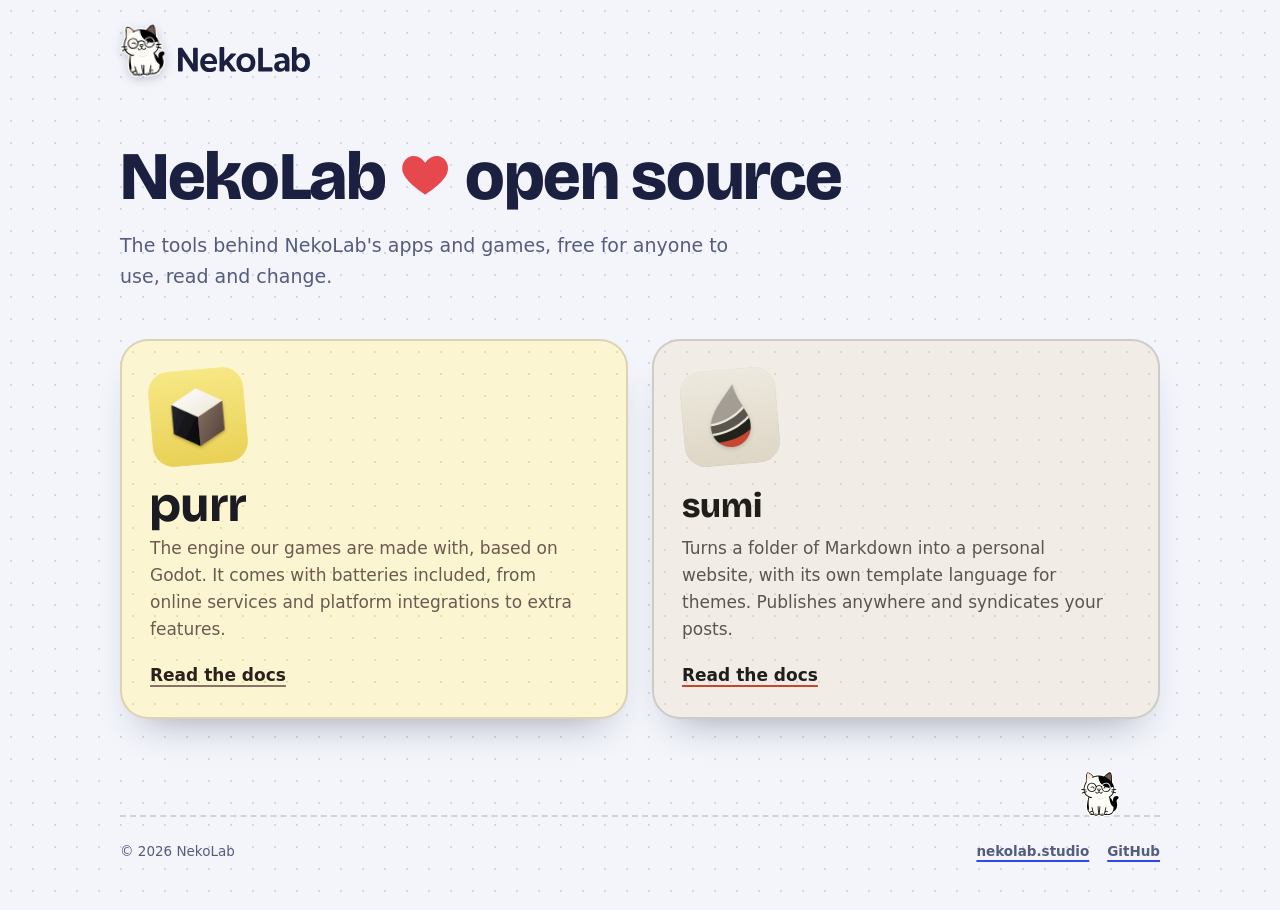
<file: index.html>
<!doctype html>
<html lang="en">
  <head>
    <meta charset="utf-8">
    <meta name="viewport" content="width=device-width, initial-scale=1">
    <title>Open source | NekoLab</title>
    <meta name="description" content="The open source tools behind NekoLab's apps and games.">
    <meta name="theme-color" content="#f3f5fb" media="(prefers-color-scheme: light)">
    <meta name="theme-color" content="#14172b" media="(prefers-color-scheme: dark)">
    <link rel="icon" href="/favicon.ico">
    <link rel="stylesheet" href="/styles.css?v=3">
  </head>
  <body>
    <div class="wrap">
      <header class="site-header">
        <a class="brand" href="https://nekolab.studio" aria-label="NekoLab home">
          <img class="brand-cat" src="/assets/nekolab-cat.svg" alt="" width="46" height="53">
          <svg class="wordmark" viewBox="62.7 939.4 898.6 171.5" aria-hidden="true">
          <path d="M197.24,950.63v150.06c0,3.18-2.58,5.76-5.76,5.76h-23.05c-1.97,0-3.82-.97-4.94-2.6l-68.84-100.62v97.47c0,3.17-2.57,5.76-5.76,5.76h-20.43c-3.19,0-5.76-2.58-5.76-5.76v-150.06c0-3.18,2.58-5.76,5.76-5.76h19.73c2.3,0,4.44,1.15,5.72,3.05l71.36,106.7v-104c0-3.18,2.58-5.76,5.76-5.76h20.44c3.18,0,5.76,2.58,5.76,5.76Z"/>
          <path d="M701.19,1078.07h-60.49v-127.7c0-3.18-2.58-5.76-5.76-5.76h-20.44c-3.18,0-5.76,2.58-5.76,5.76v150.31c0,3.18,2.58,5.76,5.76,5.76h86.69c2.88,0,5.22-2.34,5.22-5.22v-17.94c0-2.88-2.34-5.22-5.22-5.22Z"/>
          <path d="M907.88,981.83c-22.26,0-37.63,18.53-37.63,18.53v-54.63c0-3.19-2.57-5.76-5.76-5.76h-20.43c-3.19,0-5.76,2.57-5.76,5.76v154.96c0,3.17,2.57,5.76,5.76,5.76h20.43c3.19,0,5.76-2.58,5.76-5.76v-9.05c10.64,13.23,26.11,17.47,38.26,17.47,16.69,0,52.77-11.54,52.77-61.34s-31.13-65.94-53.4-65.94ZM899.28,1083.61c-12.08,0-24.65-8.53-29.03-25.1-1.07-3.96-1.65-8.39-1.65-13.25s.59-9.38,1.65-13.29c4.26-16.01,16.16-23.38,26.22-23.38,19.64,0,31.8,15.15,31.8,37.78s-14.04,37.24-29,37.24Z"/>
          <path d="M770.03,981.52c-23.39,0-39.54,9.31-44.84,12.84-1.18.79-1.88,2.12-1.88,3.54v15.28c0,3.19,3.38,5.26,6.21,3.79,7.3-3.8,20.19-9.26,34.01-9.26,16.06,0,23.88,5.86,26.72,25.34-.1,0-40.95-2.04-58.48,9.39-17.56,11.44-19.8,41.91-2.41,57.4,16.26,14.49,48.02,10.01,62.21-7.39v8.67c0,2.94,2.38,5.31,5.31,5.31h19.24c2.94,0,5.31-2.38,5.31-5.31v-71.38c0-33.21-22.53-48.22-51.39-48.22ZM766.27,1085.27c-19.37,0-25.05-29.2-2.49-33.63,10.56-2.07,20.34-1.39,27.75-.07.02,1.47.04,2.97.04,4.54v3.28c0,5.77-1.81,11.45-5.38,15.99-3.9,4.95-10.23,9.89-19.91,9.89Z"/>
          <path d="M524.98,981.52c-39.73,0-64.41,27.97-64.41,62.68s19.24,66.65,64.41,66.65,64.41-31.95,64.41-66.65-24.68-62.68-64.41-62.68ZM524.98,1084.14c-23.09,0-32.93-18.75-32.93-39.12s12.62-36.79,32.93-36.79,32.93,16.42,32.93,36.79-9.84,39.12-32.93,39.12Z"/>
          <path d="M273.16,981.61c-36.66,1.72-59.26,29-59.26,62.59s18.81,66.65,62.97,66.65c17.89,0,31.62-5.26,41.63-13.81,1.17-1,1.87-2.46,1.87-4v-14.43c0-3.64-3.9-5.96-7.09-4.21-7.21,3.98-19.39,9.13-34.07,9.13-21.89,0-32.37-16.07-35.33-28.08h78.39c3.74,0,6.83-2.96,6.94-6.69.85-27.59-13.38-67.15-56.04-67.15ZM245.22,1035.01c2.4-16.86,12.65-29.45,27.94-29.45s25.53,12.59,27.93,29.45h-55.87Z"/>
          <path d="M458.2,1100.66l-47.82-63.08,46.36-46.36c2.87-2.87.84-7.79-3.23-7.79h-28.68c-1.32,0-2.57.57-3.44,1.56l-43.98,50.35v-90.21c0-3.18-2.58-5.76-5.76-5.76h-20.44c-3.18,0-5.76,2.58-5.76,5.76v155.54c0,3.18,2.58,5.76,5.76,5.76h20.44c3.18,0,5.76-2.58,5.76-5.76v-30.14l12.69-12.69,34.59,47.12c.68.93,1.76,1.47,2.91,1.47h27.73c2.98,0,4.67-3.41,2.87-5.78Z"/>
        </svg>
        </a>
      </header>

      <main class="view">
        <section class="intro">
          <h1>NekoLab <span class="heart"><svg viewBox="0 0 24 24" aria-hidden="true"><path d="M12 21s-7.5-4.6-9.6-9.2C.9 8.3 3 4 7 4c2.2 0 3.7 1.3 5 3 1.3-1.7 2.8-3 5-3 4 0 6.1 4.3 4.6 7.8C19.5 16.4 12 21 12 21z"/></svg><span class="visually-hidden">loves</span></span> open source</h1>
          <p class="lede">The tools behind NekoLab's apps and games, free for anyone to use, read and change.</p>
        </section>

        <section class="block" aria-label="Projects">
          <div class="doors">
            <a class="door brand-purr" href="/purr/">
              <div class="door-top">
                <img class="door-icon" src="/assets/purr.svg" alt="" width="96" height="96">
              </div>
              <h2 class="door-title">
                <picture>
                  <source srcset="/assets/purr-wordmark-light.svg" media="(prefers-color-scheme: dark)">
                  <img src="/assets/purr-wordmark.svg" alt="Purr" width="98" height="39">
                </picture>
              </h2>
              <p>The engine our games are made with, based on Godot. It comes with batteries included, from online services and platform integrations to extra features.</p>
              <span class="link">Read the docs</span>
            </a>

            <a class="door brand-sumi" href="/sumi/">
              <div class="door-top">
                <picture>
                  <source srcset="/assets/sumi-dark.png" media="(prefers-color-scheme: dark)">
                  <img class="door-icon" src="/assets/sumi.png" alt="" width="96" height="96">
                </picture>
              </div>
              <h2>sumi</h2>
              <p>Turns a folder of Markdown into a personal website, with its own template language for themes. Publishes anywhere and syndicates your posts.</p>
              <span class="link">Read the docs</span>
            </a>

          </div>
        </section>
      </main>

      <footer class="footer-bar">
        <img class="footer-cat" src="/assets/nekolab-cat.svg" alt="" width="40" height="46">
        <div>© <span id="year">2026</span> NekoLab</div>
        <div class="footer-links">
          <a class="link" href="https://nekolab.studio">nekolab.studio</a>
          <a class="link" href="https://github.com/NekoLabStudio">GitHub</a>
        </div>
      </footer>
    </div>
    <script>document.getElementById("year").textContent = new Date().getFullYear();</script>
  </body>
</html>
</file>
<file: styles.css>
/*
  NekoLab open source.
  The studio's dot-grid lab notebook: ink and ballpoint blue with a yellow
  highlighter, titles in Bricolage Grotesque. Each project is a door into its
  own colours: Purr's yellow tile and cocoa, Sumi's washi and vermilion.
*/

@font-face {
  /* SIL Open Font License 1.1, see assets/bricolage-grotesque-OFL.txt. */
  font-family: "Bricolage Grotesque";
  src: url("assets/bricolage-grotesque.woff2") format("woff2");
  font-weight: 200 800;
  font-display: swap;
}

:root {
  color-scheme: light;
  --paper: #f3f5fb;
  --dots: #d3d9e9;
  --ink: #1b2040;
  --soft: #555c7e;
  --pen: #2f49e8;
  --marker: #ffe14a;
  --line: rgba(27, 32, 64, 0.16);
  --shadow: rgba(27, 32, 64, 0.45);
  --display: "Bricolage Grotesque", system-ui, sans-serif;
  --body: system-ui, -apple-system, "Segoe UI", Roboto, Helvetica, Arial, sans-serif;
  --ease: cubic-bezier(.2, .8, .2, 1);
}

@media (prefers-color-scheme: dark) {
  :root {
    color-scheme: dark;
    --paper: #14172b;
    --dots: #272c4b;
    --ink: #eef0fa;
    --soft: #a6accb;
    --pen: #9dadff;
    --marker: #6a5d14;
    --line: rgba(238, 240, 250, 0.18);
    --shadow: rgba(0, 0, 0, 0.6);
  }
}

/* Project colours. A brand class swaps the same tokens the studio uses. */
.brand-purr {
  --paper: #fcf5d2;
  --dots: #eadf9f;
  --ink: #2b211c;
  --soft: #6b5a50;
  --pen: #8a7266;
  --marker: #f7e886;
  --line: rgba(43, 33, 28, 0.16);
}

.brand-sumi {
  --paper: #f1ede6;
  --dots: #ddd6c9;
  --ink: #1f1e1b;
  --soft: #5a564f;
  --pen: #c8462c;
  --marker: #f3cdbf;
  --line: rgba(31, 30, 27, 0.16);
}

@media (prefers-color-scheme: dark) {
  .brand-purr {
    --paper: #1f1b12;
    --dots: #343020;
    --ink: #f6efd9;
    --soft: #c4b8a3;
    --pen: #e9d155;
    --marker: #5e5214;
    --line: rgba(246, 239, 217, 0.16);
  }

  .brand-sumi {
    --paper: #191816;
    --dots: #2b2926;
    --ink: #ece8e0;
    --soft: #a19c94;
    --pen: #e4694d;
    --marker: #6b2c1f;
    --line: rgba(236, 232, 224, 0.16);
  }
}

* { box-sizing: border-box; }

body {
  margin: 0;
  color: var(--ink);
  background:
    radial-gradient(var(--dots) 1.1px, transparent 1.3px) 0 0 / 22px 22px,
    var(--paper);
  font-family: var(--body);
  font-size: 17px;
  line-height: 1.6;
  -webkit-font-smoothing: antialiased;
}

img, svg { display: block; max-width: 100%; height: auto; }

a { color: inherit; }

h1, h2 {
  margin: 0;
  font-family: var(--display);
  font-weight: 800;
  line-height: 1.05;
  text-wrap: balance;
}

h1 { font-size: clamp(40px, 6.4vw, 68px); letter-spacing: -0.02em; }

p { margin: 0; }

:focus-visible {
  outline: 3px solid var(--pen);
  outline-offset: 3px;
  border-radius: 6px;
}

.wrap {
  max-width: 1080px;
  margin: 0 auto;
  padding: 24px 20px 48px;
}

/* Text links get a swipe of highlighter on hover. */
.link {
  font-weight: 650;
  text-decoration: underline;
  text-decoration-color: var(--pen);
  text-decoration-thickness: 2px;
  text-underline-offset: 4px;
  background: linear-gradient(var(--marker), var(--marker)) no-repeat 0 88% / 0% 42%;
  transition: background-size 0.3s var(--ease);
}

.link:hover,
.door:hover .link {
  background-size: 100% 42%;
}

/* ---------- Header ---------- */

.site-header { padding-bottom: 40px; }

.brand {
  display: inline-flex;
  align-items: flex-end;
  gap: 12px;
  text-decoration: none;
}

.brand-cat {
  width: 46px;
  transform: rotate(-4deg);
  filter: drop-shadow(0 3px 5px rgba(27, 32, 64, 0.2));
  transition: transform 0.4s var(--ease);
}

.brand:hover .brand-cat { transform: rotate(4deg) scale(1.06); }

/* The logo's own lettering, inked in the page's colour. */
.wordmark {
  width: 132px;
  margin-bottom: 5px;
  fill: currentColor;
}

/* ---------- Page ---------- */

.view {
  display: grid;
  gap: 48px;
}

.intro {
  display: grid;
  gap: 18px;
  padding-top: 16px;
}

/* "loves", as a heart that beats now and then. */
.heart {
  display: inline-block;
  width: 0.8em;
  height: 0.8em;
  vertical-align: -0.04em;
  color: #e5484d;
}

.heart svg {
  width: 100%;
  height: 100%;
  fill: currentColor;
  animation: heartbeat 6s ease-in-out infinite;
}

@media (prefers-color-scheme: dark) {
  .heart { color: #ff6b72; }
}

/* Two quick beats, then a long rest. */
@keyframes heartbeat {
  0%, 12%, 100% { transform: scale(1); }
  4% { transform: scale(1.14); }
  8% { transform: scale(1.08); }
}

.visually-hidden {
  position: absolute;
  width: 1px;
  height: 1px;
  overflow: hidden;
  clip-path: inset(50%);
  white-space: nowrap;
}

.lede {
  max-width: 54ch;
  font-size: 19px;
  color: var(--soft);
}

/* ---------- Project doors ---------- */

.doors {
  display: grid;
  grid-template-columns: repeat(2, 1fr);
  gap: 24px;
}

.door {
  display: grid;
  grid-template-rows: auto auto 1fr auto;
  justify-items: start;
  gap: 12px;
  min-height: 340px;
  padding: 28px;
  border: 2px solid var(--line);
  border-radius: 28px;
  color: var(--ink);
  background:
    radial-gradient(var(--dots) 1.1px, transparent 1.3px) 0 0 / 22px 22px,
    var(--paper);
  box-shadow: 0 22px 40px -24px var(--shadow);
  text-decoration: none;
  transition: transform 0.4s var(--ease), box-shadow 0.4s var(--ease);
}

.door:hover {
  transform: translateY(-5px) rotate(-0.6deg);
  box-shadow: 0 30px 48px -24px var(--shadow);
}

.door + .door:hover { transform: translateY(-5px) rotate(0.6deg); }

.door-top {
  display: flex;
  align-items: flex-start;
  justify-content: space-between;
  gap: 16px;
  width: 100%;
}

.door-icon {
  width: 96px;
  border-radius: 22px;
  transform: rotate(-5deg);
  transition: transform 0.4s var(--ease);
}

.door:hover .door-icon { transform: rotate(0deg) scale(1.05); }

.door h2 { font-size: 34px; }

/* Purr's wordmark box reaches below for its "p", so it moves down; Sumi's title, set in type,
   moves down to share its baseline. */
.door-title { margin-top: 6px; }
.door-title img { display: block; height: auto; }
.brand-purr .door-title { margin-top: 15.5px; margin-bottom: -9px; }
.brand-sumi h2 { margin-top: 11px; margin-bottom: -1px; }

.door p {
  align-self: start;
  max-width: 40ch;
  color: var(--soft);
}

.door .link { margin-top: 6px; }

/* ---------- Footer ---------- */

.footer-bar {
  position: relative;
  display: flex;
  flex-wrap: wrap;
  align-items: flex-end;
  justify-content: space-between;
  gap: 12px 24px;
  margin-top: 96px;
  padding-top: 24px;
  border-top: 2px dashed var(--line);
  color: var(--soft);
  font-size: 13.5px;
}

/* The cat supervising QA, sitting on the footer line. */
.footer-cat {
  position: absolute;
  right: 40px;
  bottom: 100%;
  width: 40px;
}

.footer-links {
  display: flex;
  flex-wrap: wrap;
  gap: 18px;
}

/* ---------- Small screens ---------- */

@media (max-width: 760px) {
  .doors { grid-template-columns: 1fr; }
  .door { min-height: 0; }
}

@media (prefers-reduced-motion: reduce) {
  * { transition: none !important; animation: none !important; }
}
</file>
